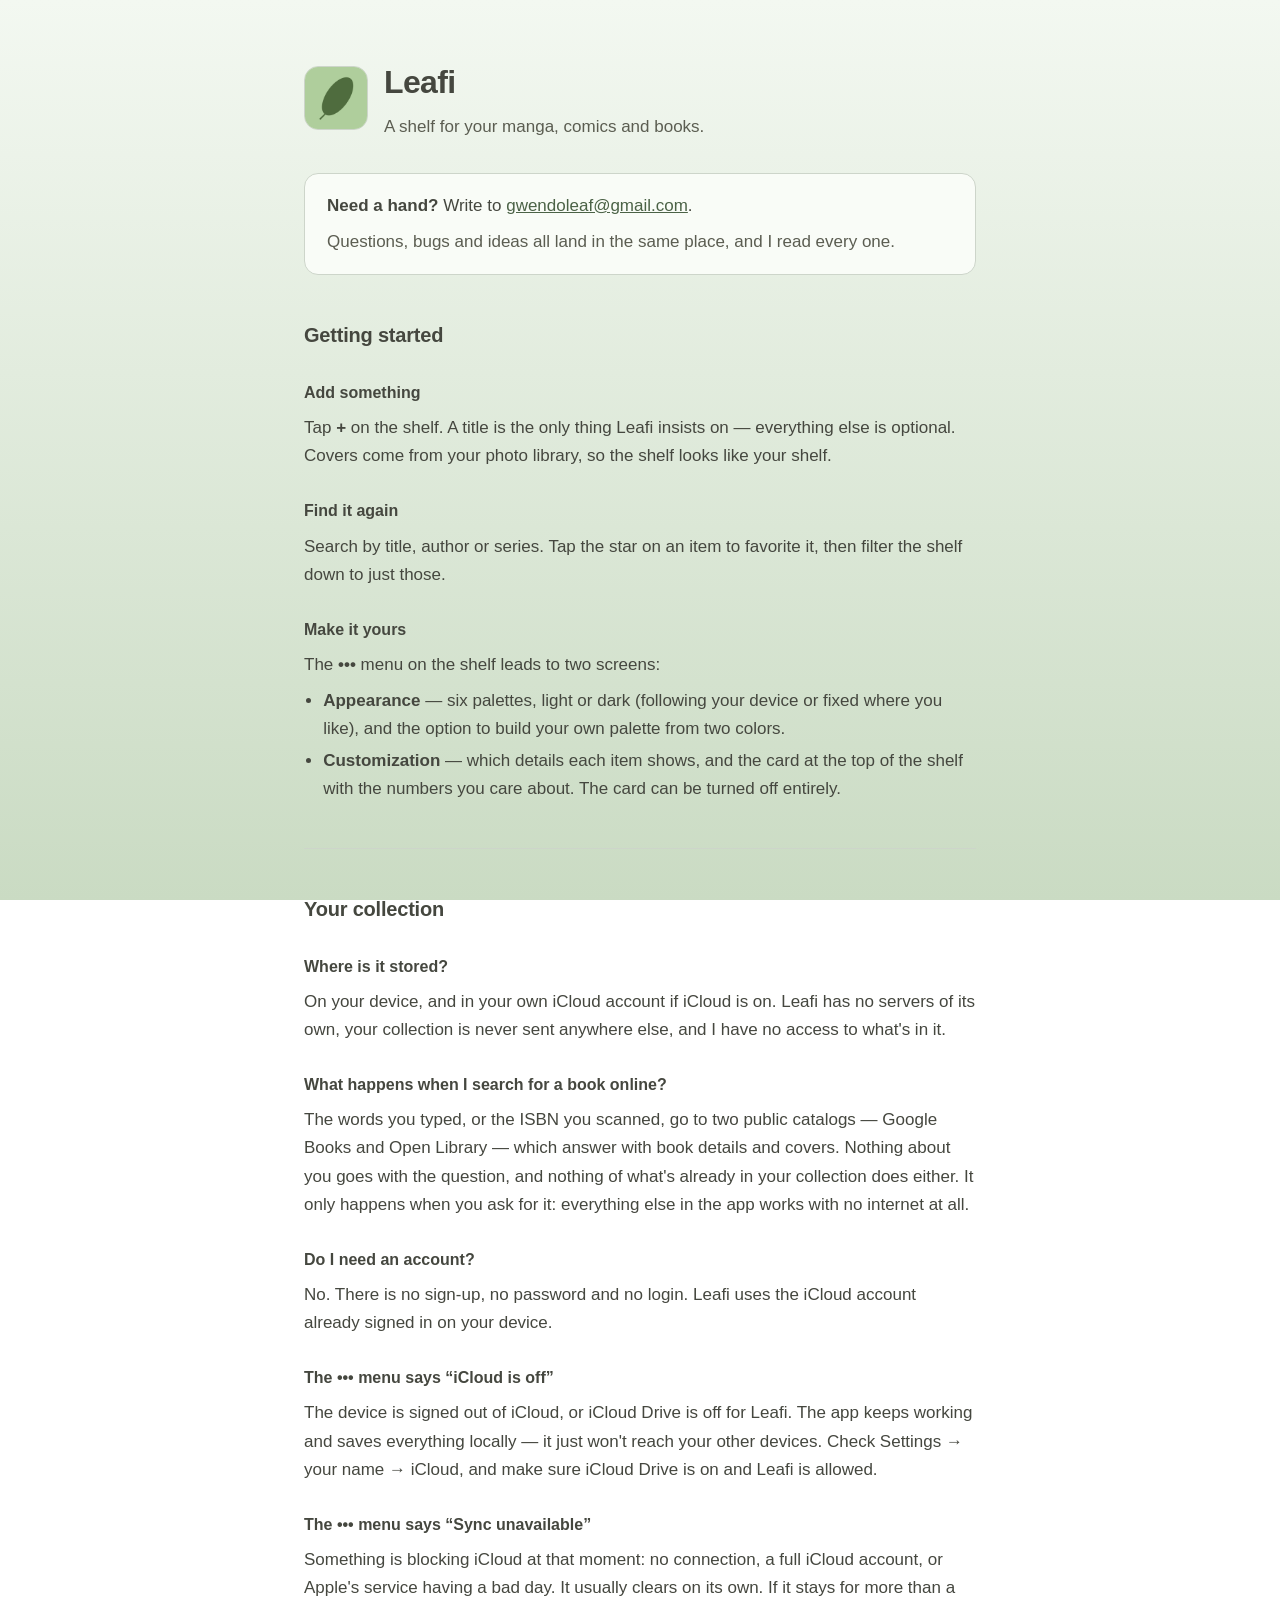
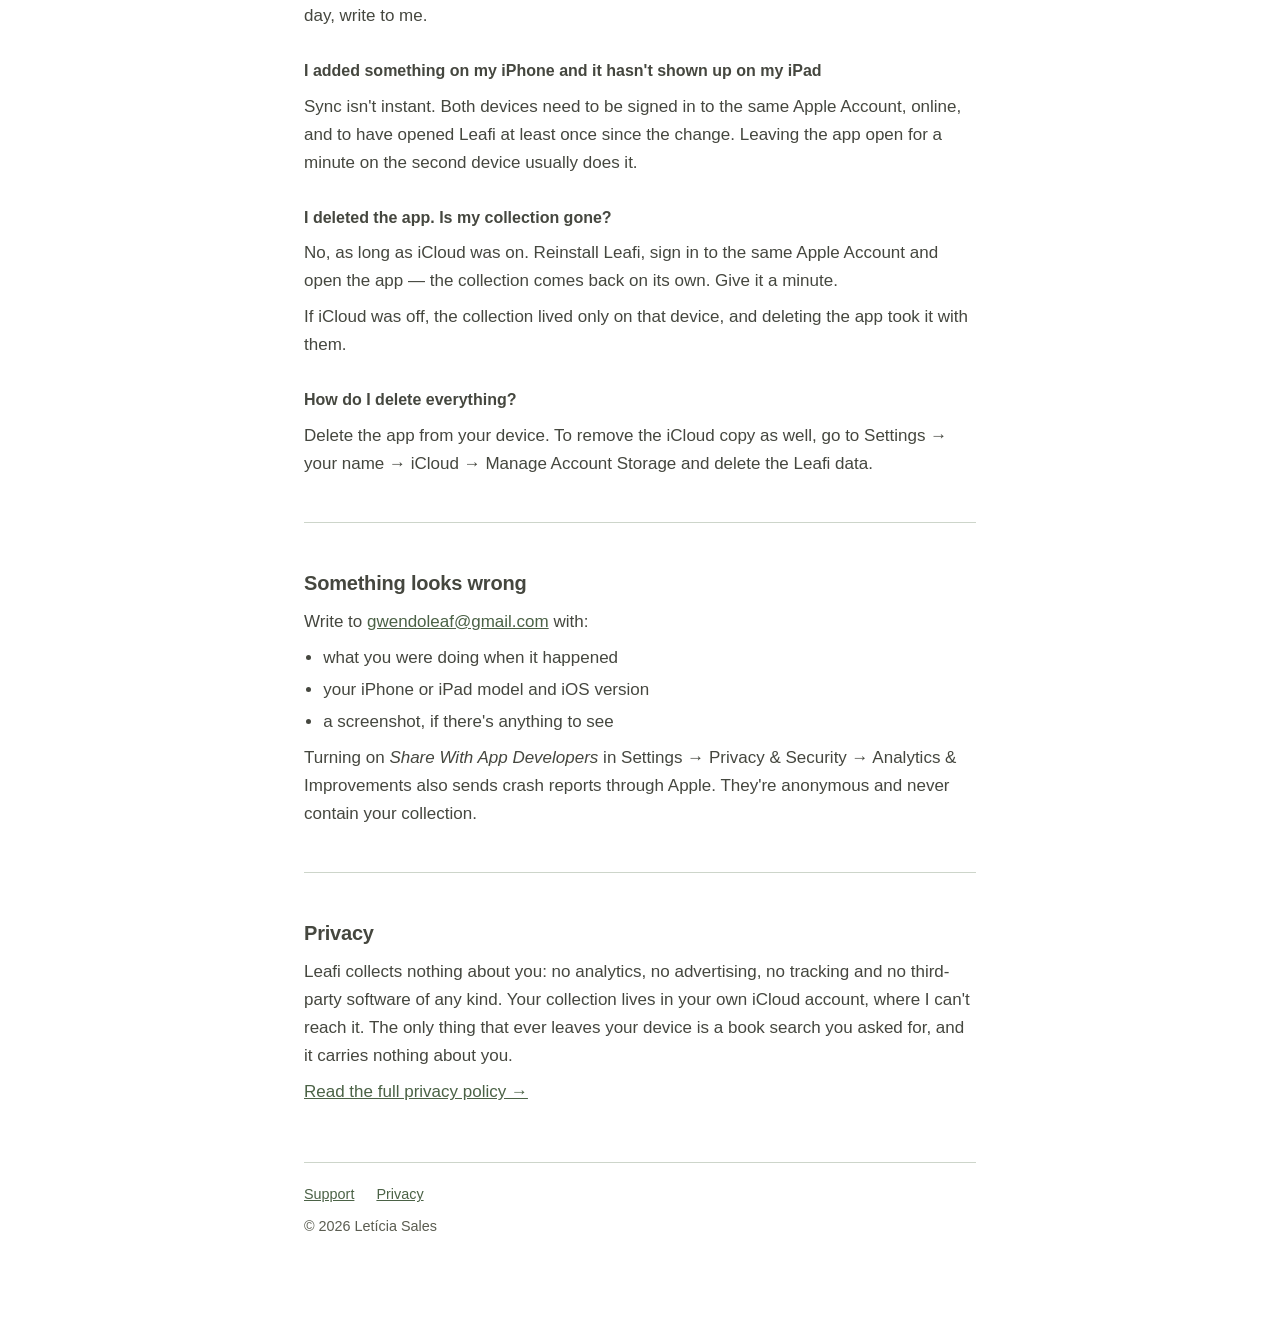
<file: index.html>
<!doctype html>
<html lang="en">
<head>
<meta charset="utf-8">
<meta name="viewport" content="width=device-width, initial-scale=1">
<title>Leafi — Support</title>
<meta name="description" content="Support for Leafi, a shelf for your manga, comics and books.">
<link rel="icon" href="icone.png">
<link rel="stylesheet" href="estilo.css">
</head>
<body>
<main>

<header>
  <img src="icone.png" alt="">
  <div>
    <h1>Leafi</h1>
    <p>A shelf for your manga, comics and books.</p>
  </div>
</header>

<div class="cartao">
  <p><strong>Need a hand?</strong> Write to
  <a href="mailto:gwendoleaf@gmail.com">gwendoleaf@gmail.com</a>.</p>
  <p class="secundario">Questions, bugs and ideas all land in the same place,
  and I read every one.</p>
</div>

<h2>Getting started</h2>

<h3>Add something</h3>
<p>Tap <strong>+</strong> on the shelf. A title is the only thing Leafi insists
on — everything else is optional. Covers come from your photo library, so the
shelf looks like your shelf.</p>

<h3>Find it again</h3>
<p>Search by title, author or series. Tap the star on an item to favorite it,
then filter the shelf down to just those.</p>

<h3>Make it yours</h3>
<p>The <strong>•••</strong> menu on the shelf leads to two screens:</p>
<ul>
  <li><strong>Appearance</strong> — six palettes, light or dark (following your
  device or fixed where you like), and the option to build your own palette
  from two colors.</li>
  <li><strong>Customization</strong> — which details each item shows, and the
  card at the top of the shelf with the numbers you care about. The card can be
  turned off entirely.</li>
</ul>

<hr>

<h2>Your collection</h2>

<h3>Where is it stored?</h3>
<p>On your device, and in your own iCloud account if iCloud is on. Leafi has no
servers of its own, your collection is never sent anywhere else, and I have no
access to what's in it.</p>

<h3>What happens when I search for a book online?</h3>
<p>The words you typed, or the ISBN you scanned, go to two public catalogs —
Google Books and Open Library — which answer with book details and covers.
Nothing about you goes with the question, and nothing of what's already in your
collection does either. It only happens when you ask for it: everything else in
the app works with no internet at all.</p>

<h3>Do I need an account?</h3>
<p>No. There is no sign-up, no password and no login. Leafi uses the iCloud
account already signed in on your device.</p>

<h3>The ••• menu says “iCloud is off”</h3>
<p>The device is signed out of iCloud, or iCloud Drive is off for Leafi. The
app keeps working and saves everything locally — it just won't reach your other
devices. Check Settings → your name → iCloud, and make sure iCloud Drive is on
and Leafi is allowed.</p>

<h3>The ••• menu says “Sync unavailable”</h3>
<p>Something is blocking iCloud at that moment: no connection, a full iCloud
account, or Apple's service having a bad day. It usually clears on its own. If
it stays for more than a day, write to me.</p>

<h3>I added something on my iPhone and it hasn't shown up on my iPad</h3>
<p>Sync isn't instant. Both devices need to be signed in to the same Apple
Account, online, and to have opened Leafi at least once since the change.
Leaving the app open for a minute on the second device usually does it.</p>

<h3>I deleted the app. Is my collection gone?</h3>
<p>No, as long as iCloud was on. Reinstall Leafi, sign in to the same Apple
Account and open the app — the collection comes back on its own. Give it a
minute.</p>
<p>If iCloud was off, the collection lived only on that device, and deleting
the app took it with them.</p>

<h3>How do I delete everything?</h3>
<p>Delete the app from your device. To remove the iCloud copy as well, go to
Settings → your name → iCloud → Manage Account Storage and delete the Leafi
data.</p>

<hr>

<h2>Something looks wrong</h2>

<p>Write to <a href="mailto:gwendoleaf@gmail.com">gwendoleaf@gmail.com</a>
with:</p>
<ul>
  <li>what you were doing when it happened</li>
  <li>your iPhone or iPad model and iOS version</li>
  <li>a screenshot, if there's anything to see</li>
</ul>

<p>Turning on <em>Share With App Developers</em> in Settings → Privacy &amp;
Security → Analytics &amp; Improvements also sends crash reports through Apple.
They're anonymous and never contain your collection.</p>

<hr>

<h2>Privacy</h2>

<p>Leafi collects nothing about you: no analytics, no advertising, no tracking
and no third-party software of any kind. Your collection lives in your own
iCloud account, where I can't reach it. The only thing that ever leaves your
device is a book search you asked for, and it carries nothing about you.</p>
<p><a href="privacy.html">Read the full privacy policy →</a></p>

<footer>
  <a href="index.html">Support</a>
  <a href="privacy.html">Privacy</a>
  <p>© 2026 Letícia Sales</p>
</footer>

</main>
</body>
</html>
</file>
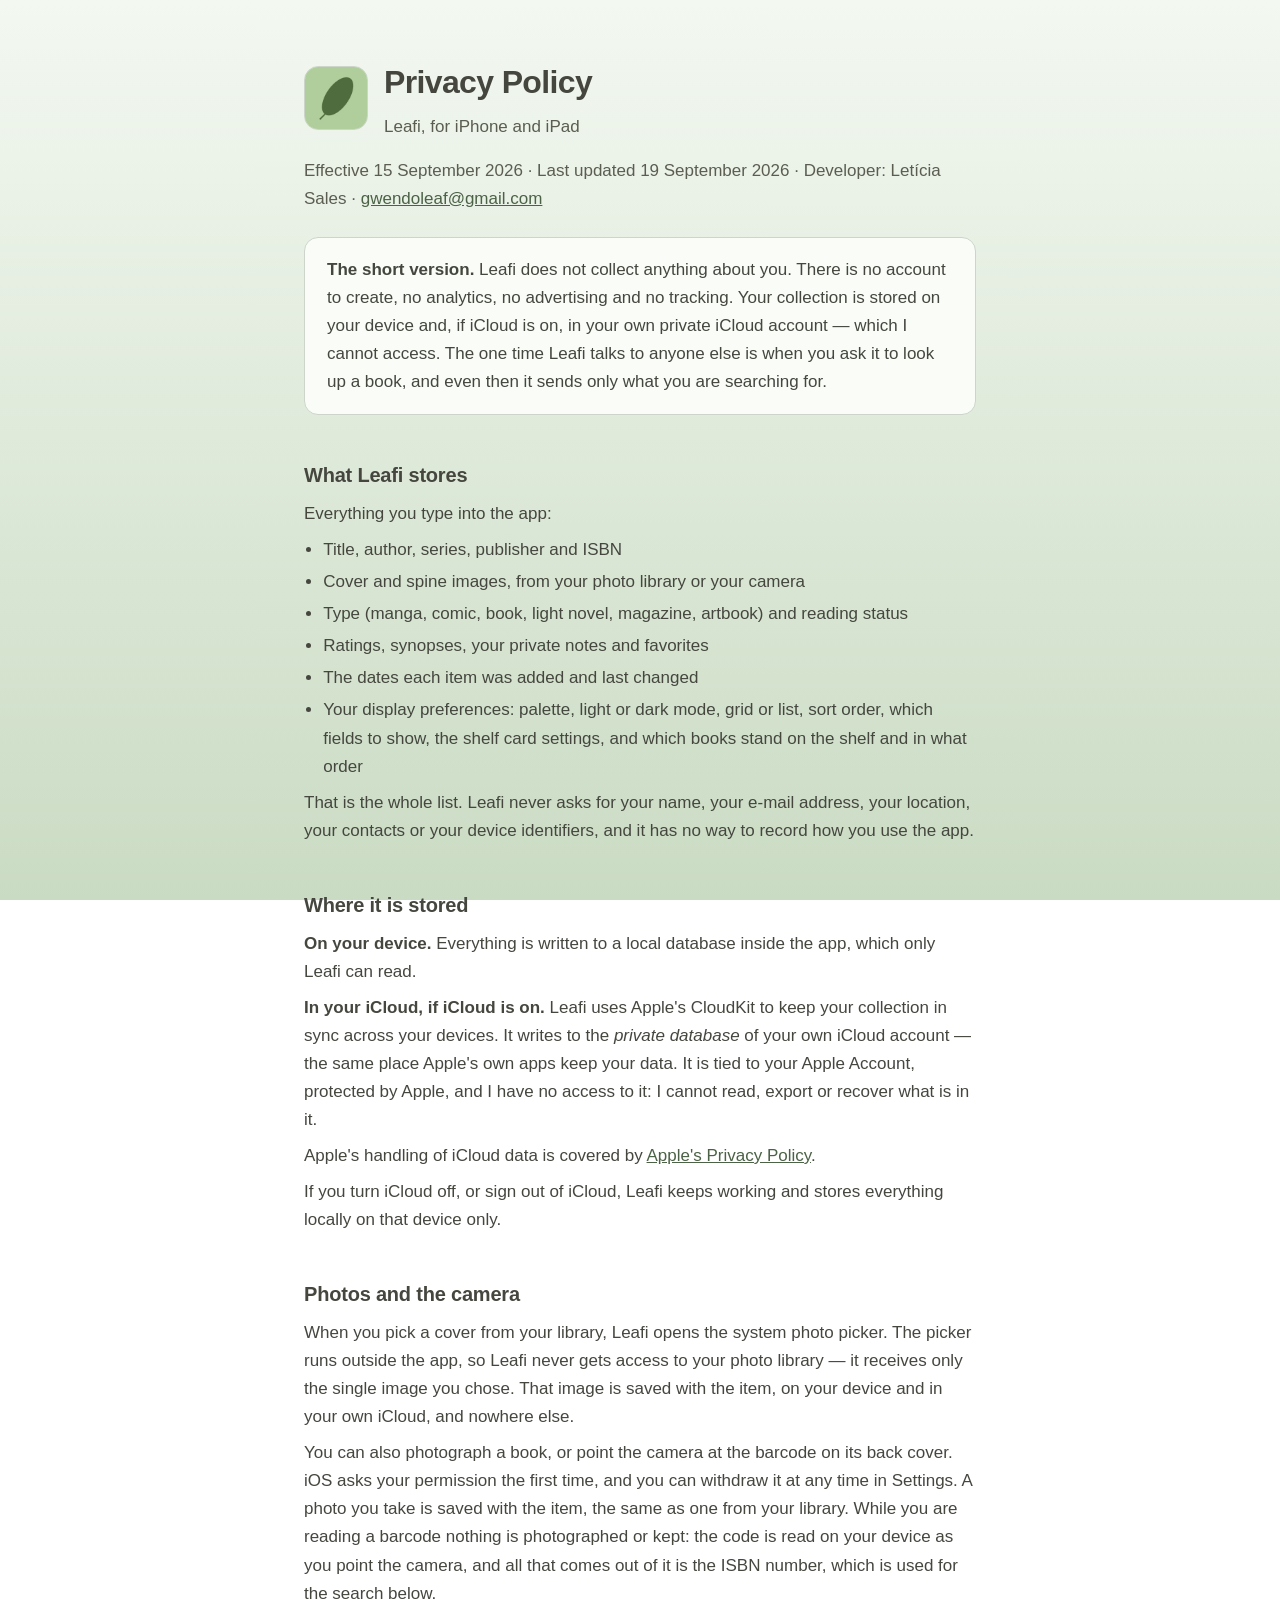
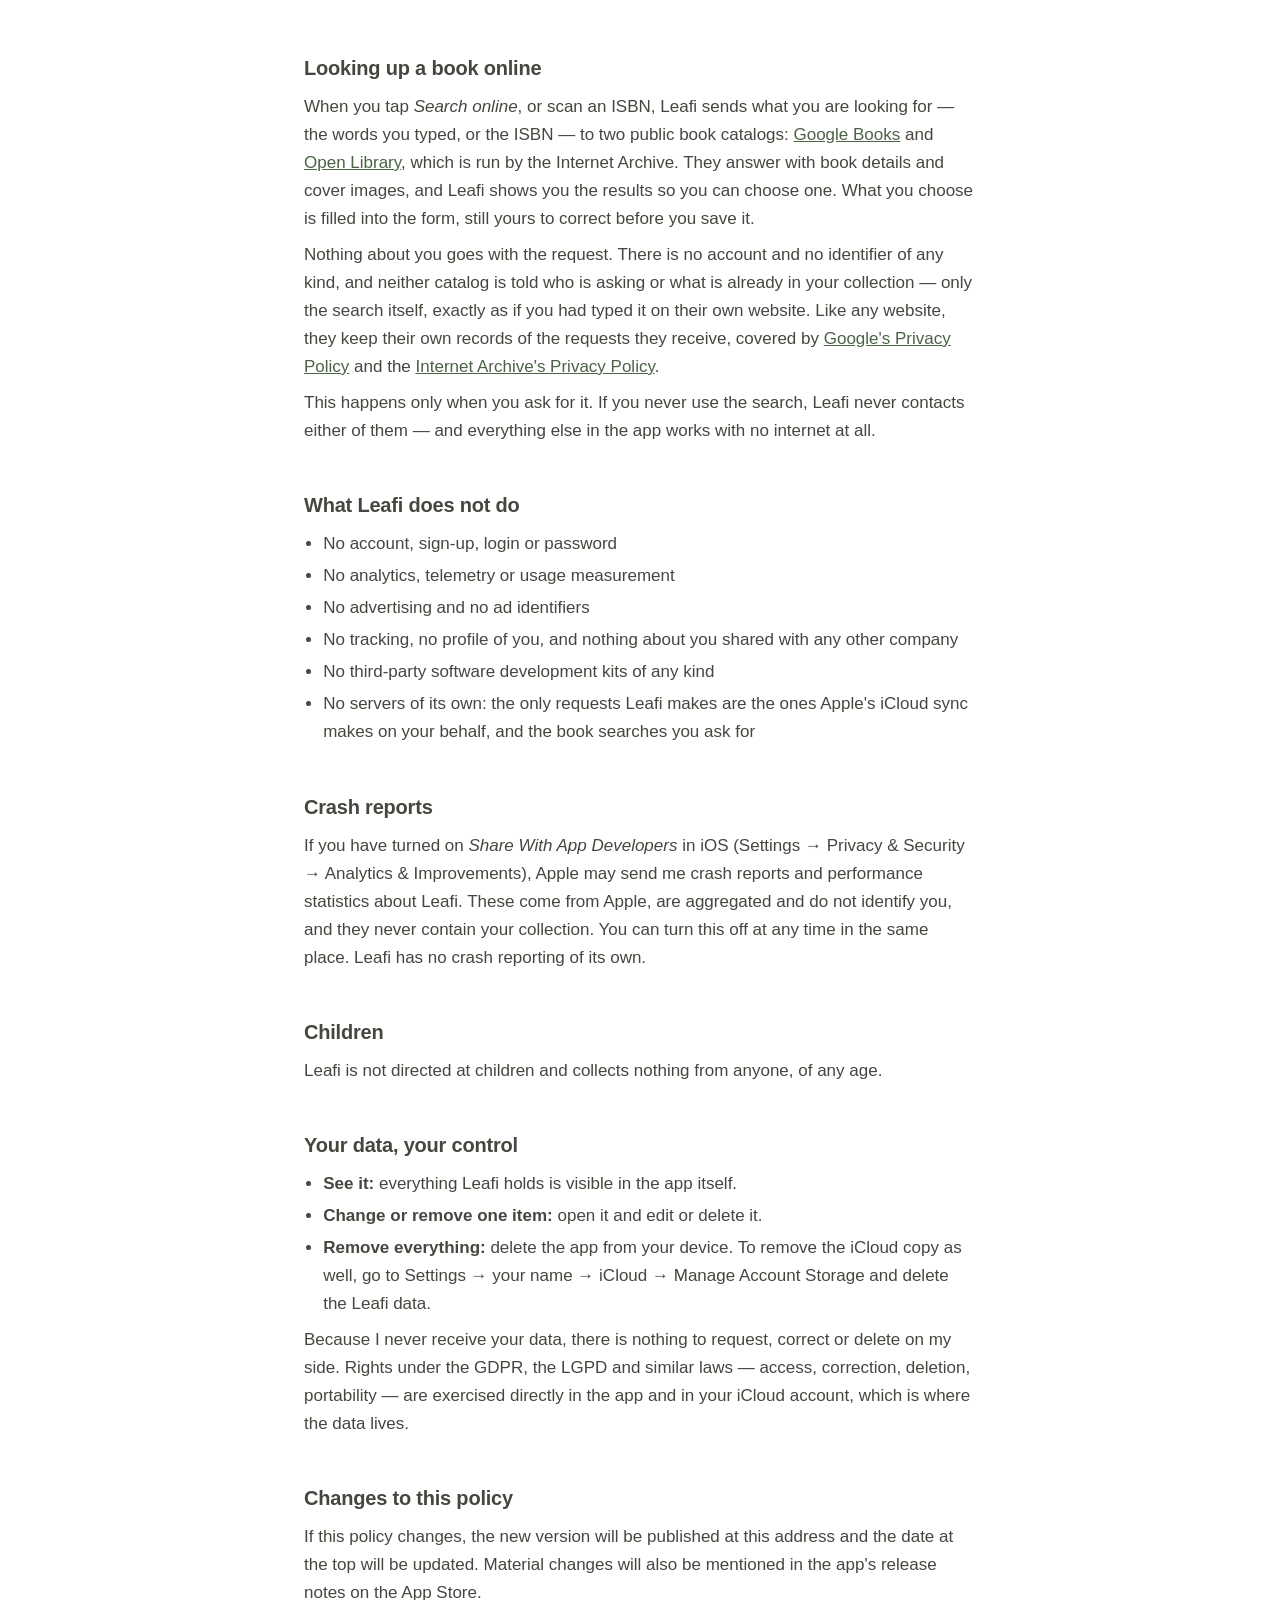
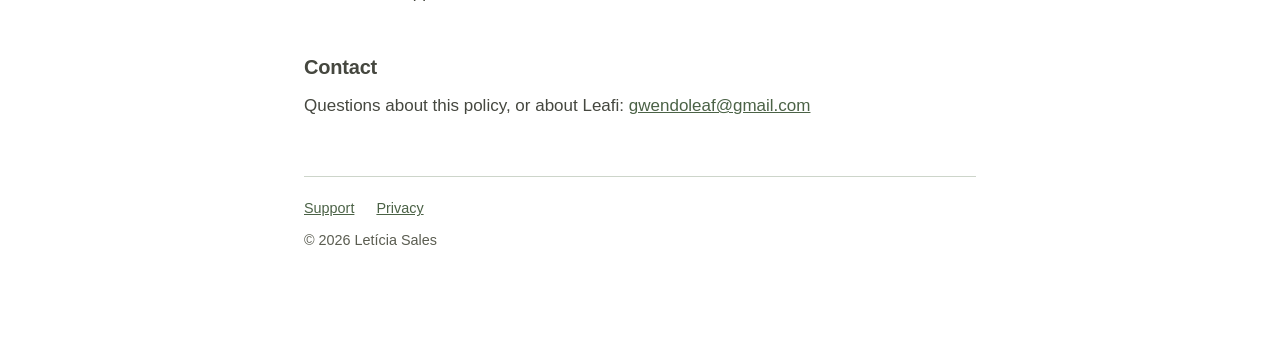
<file: privacy.html>
<!doctype html>
<html lang="en">
<head>
<meta charset="utf-8">
<meta name="viewport" content="width=device-width, initial-scale=1">
<title>Leafi — Privacy Policy</title>
<meta name="description" content="Privacy policy for Leafi. Nothing about you is collected.">
<link rel="icon" href="icone.png">
<link rel="stylesheet" href="estilo.css">
</head>
<body>
<main>

<header>
  <img src="icone.png" alt="">
  <div>
    <h1>Privacy Policy</h1>
    <p>Leafi, for iPhone and iPad</p>
  </div>
</header>

<p class="secundario">Effective 15 September 2026 · Last updated 19 September
2026 · Developer: Letícia Sales ·
<a href="mailto:gwendoleaf@gmail.com">gwendoleaf@gmail.com</a></p>

<div class="cartao">
  <p><strong>The short version.</strong> Leafi does not collect anything about
  you. There is no account to create, no analytics, no advertising and no
  tracking. Your collection is stored on your device and, if iCloud is on, in
  your own private iCloud account — which I cannot access. The one time Leafi
  talks to anyone else is when you ask it to look up a book, and even then it
  sends only what you are searching for.</p>
</div>

<h2>What Leafi stores</h2>

<p>Everything you type into the app:</p>
<ul>
  <li>Title, author, series, publisher and ISBN</li>
  <li>Cover and spine images, from your photo library or your camera</li>
  <li>Type (manga, comic, book, light novel, magazine, artbook) and reading
  status</li>
  <li>Ratings, synopses, your private notes and favorites</li>
  <li>The dates each item was added and last changed</li>
  <li>Your display preferences: palette, light or dark mode, grid or list, sort
  order, which fields to show, the shelf card settings, and which books stand
  on the shelf and in what order</li>
</ul>

<p>That is the whole list. Leafi never asks for your name, your e-mail address,
your location, your contacts or your device identifiers, and it has no way to
record how you use the app.</p>

<h2>Where it is stored</h2>

<p><strong>On your device.</strong> Everything is written to a local database
inside the app, which only Leafi can read.</p>

<p><strong>In your iCloud, if iCloud is on.</strong> Leafi uses Apple's
CloudKit to keep your collection in sync across your devices. It writes to the
<em>private database</em> of your own iCloud account — the same place Apple's
own apps keep your data. It is tied to your Apple Account, protected by Apple,
and I have no access to it: I cannot read, export or recover what is in it.</p>

<p>Apple's handling of iCloud data is covered by
<a href="https://www.apple.com/legal/privacy/">Apple's Privacy Policy</a>.</p>

<p>If you turn iCloud off, or sign out of iCloud, Leafi keeps working and
stores everything locally on that device only.</p>

<h2>Photos and the camera</h2>

<p>When you pick a cover from your library, Leafi opens the system photo picker.
The picker runs outside the app, so Leafi never gets access to your photo
library — it receives only the single image you chose. That image is saved with
the item, on your device and in your own iCloud, and nowhere else.</p>

<p>You can also photograph a book, or point the camera at the barcode on its
back cover. iOS asks your permission the first time, and you can withdraw it at
any time in Settings. A photo you take is saved with the item, the same as one
from your library. While you are reading a barcode nothing is photographed or
kept: the code is read on your device as you point the camera, and all that
comes out of it is the ISBN number, which is used for the search below.</p>

<h2>Looking up a book online</h2>

<p>When you tap <em>Search online</em>, or scan an ISBN, Leafi sends what you
are looking for — the words you typed, or the ISBN — to two public book
catalogs: <a href="https://books.google.com/">Google Books</a> and
<a href="https://openlibrary.org/">Open Library</a>, which is run by the
Internet Archive. They answer with book details and cover images, and Leafi
shows you the results so you can choose one. What you choose is filled into the
form, still yours to correct before you save it.</p>

<p>Nothing about you goes with the request. There is no account and no
identifier of any kind, and neither catalog is told who is asking or what is
already in your collection — only the search itself, exactly as if you had
typed it on their own website. Like any website, they keep their own records of
the requests they receive, covered by
<a href="https://policies.google.com/privacy">Google's Privacy Policy</a> and
the <a href="https://archive.org/about/terms.php">Internet Archive's Privacy
Policy</a>.</p>

<p>This happens only when you ask for it. If you never use the search, Leafi
never contacts either of them — and everything else in the app works with no
internet at all.</p>

<h2>What Leafi does not do</h2>

<ul>
  <li>No account, sign-up, login or password</li>
  <li>No analytics, telemetry or usage measurement</li>
  <li>No advertising and no ad identifiers</li>
  <li>No tracking, no profile of you, and nothing about you shared with any
  other company</li>
  <li>No third-party software development kits of any kind</li>
  <li>No servers of its own: the only requests Leafi makes are the ones Apple's
  iCloud sync makes on your behalf, and the book searches you ask for</li>
</ul>

<h2>Crash reports</h2>

<p>If you have turned on <em>Share With App Developers</em> in iOS (Settings →
Privacy &amp; Security → Analytics &amp; Improvements), Apple may send me crash
reports and performance statistics about Leafi. These come from Apple, are
aggregated and do not identify you, and they never contain your collection. You
can turn this off at any time in the same place. Leafi has no crash reporting
of its own.</p>

<h2>Children</h2>

<p>Leafi is not directed at children and collects nothing from anyone, of any
age.</p>

<h2>Your data, your control</h2>

<ul>
  <li><strong>See it:</strong> everything Leafi holds is visible in the app
  itself.</li>
  <li><strong>Change or remove one item:</strong> open it and edit or delete
  it.</li>
  <li><strong>Remove everything:</strong> delete the app from your device. To
  remove the iCloud copy as well, go to Settings → your name → iCloud → Manage
  Account Storage and delete the Leafi data.</li>
</ul>

<p>Because I never receive your data, there is nothing to request, correct or
delete on my side. Rights under the GDPR, the LGPD and similar laws — access,
correction, deletion, portability — are exercised directly in the app and in
your iCloud account, which is where the data lives.</p>

<h2>Changes to this policy</h2>

<p>If this policy changes, the new version will be published at this address
and the date at the top will be updated. Material changes will also be
mentioned in the app's release notes on the App Store.</p>

<h2>Contact</h2>

<p>Questions about this policy, or about Leafi:
<a href="mailto:gwendoleaf@gmail.com">gwendoleaf@gmail.com</a></p>

<footer>
  <a href="index.html">Support</a>
  <a href="privacy.html">Privacy</a>
  <p>© 2026 Letícia Sales</p>
</footer>

</main>
</body>
</html>
</file>
<file: estilo.css>
:root {
  --fundo-topo: #F3F8F1;
  --fundo-base: #CADBC3;
  --superficie: #F9FCF7;
  --texto: #45473F;
  --texto-suave: #5B5D51;
  --destaque: #4B6246;
  --borda: #CDD5CA;
}

@media (prefers-color-scheme: dark) {
  :root {
    --fundo-topo: #242720;
    --fundo-base: #131411;
    --superficie: #22241E;
    --texto: #ECEAE2;
    --texto-suave: #9FA295;
    --destaque: #A9C0A5;
    --borda: #42443D;
  }
}

* { box-sizing: border-box; }

body {
  margin: 0;
  padding: 0 20px 80px;
  font: 17px/1.65 -apple-system, BlinkMacSystemFont, "Segoe UI", Roboto, sans-serif;
  color: var(--texto);
  background: linear-gradient(var(--fundo-topo), var(--fundo-base));
  background-attachment: fixed;
  min-height: 100vh;
}

main { max-width: 42rem; margin: 0 auto; }

header {
  display: flex;
  align-items: center;
  gap: 16px;
  padding: 56px 0 8px;
}

header img {
  width: 64px;
  height: 64px;
  border-radius: 14px;
  border: 1px solid var(--borda);
}

h1 { font-size: 2rem; margin: 0; letter-spacing: -0.02em; }

header p { margin: 4px 0 0; color: var(--texto-suave); }

h2 {
  font-size: 1.25rem;
  margin: 44px 0 4px;
  letter-spacing: -0.01em;
}

h3 {
  font-size: 1rem;
  margin: 28px 0 2px;
}

p, ul { margin: 8px 0; }

ul { padding-left: 1.2rem; }

li { margin: 4px 0; }

a { color: var(--destaque); }

.cartao {
  background: var(--superficie);
  border: 1px solid var(--borda);
  border-radius: 14px;
  padding: 18px 22px;
  margin: 24px 0;
}

.cartao p:first-child { margin-top: 0; }
.cartao p:last-child { margin-bottom: 0; }

hr {
  border: 0;
  border-top: 1px solid var(--borda);
  margin: 44px 0;
}

footer {
  margin-top: 56px;
  padding-top: 20px;
  border-top: 1px solid var(--borda);
  color: var(--texto-suave);
  font-size: 0.9rem;
}

footer a { margin-right: 18px; }

.secundario { color: var(--texto-suave); }
</file>
